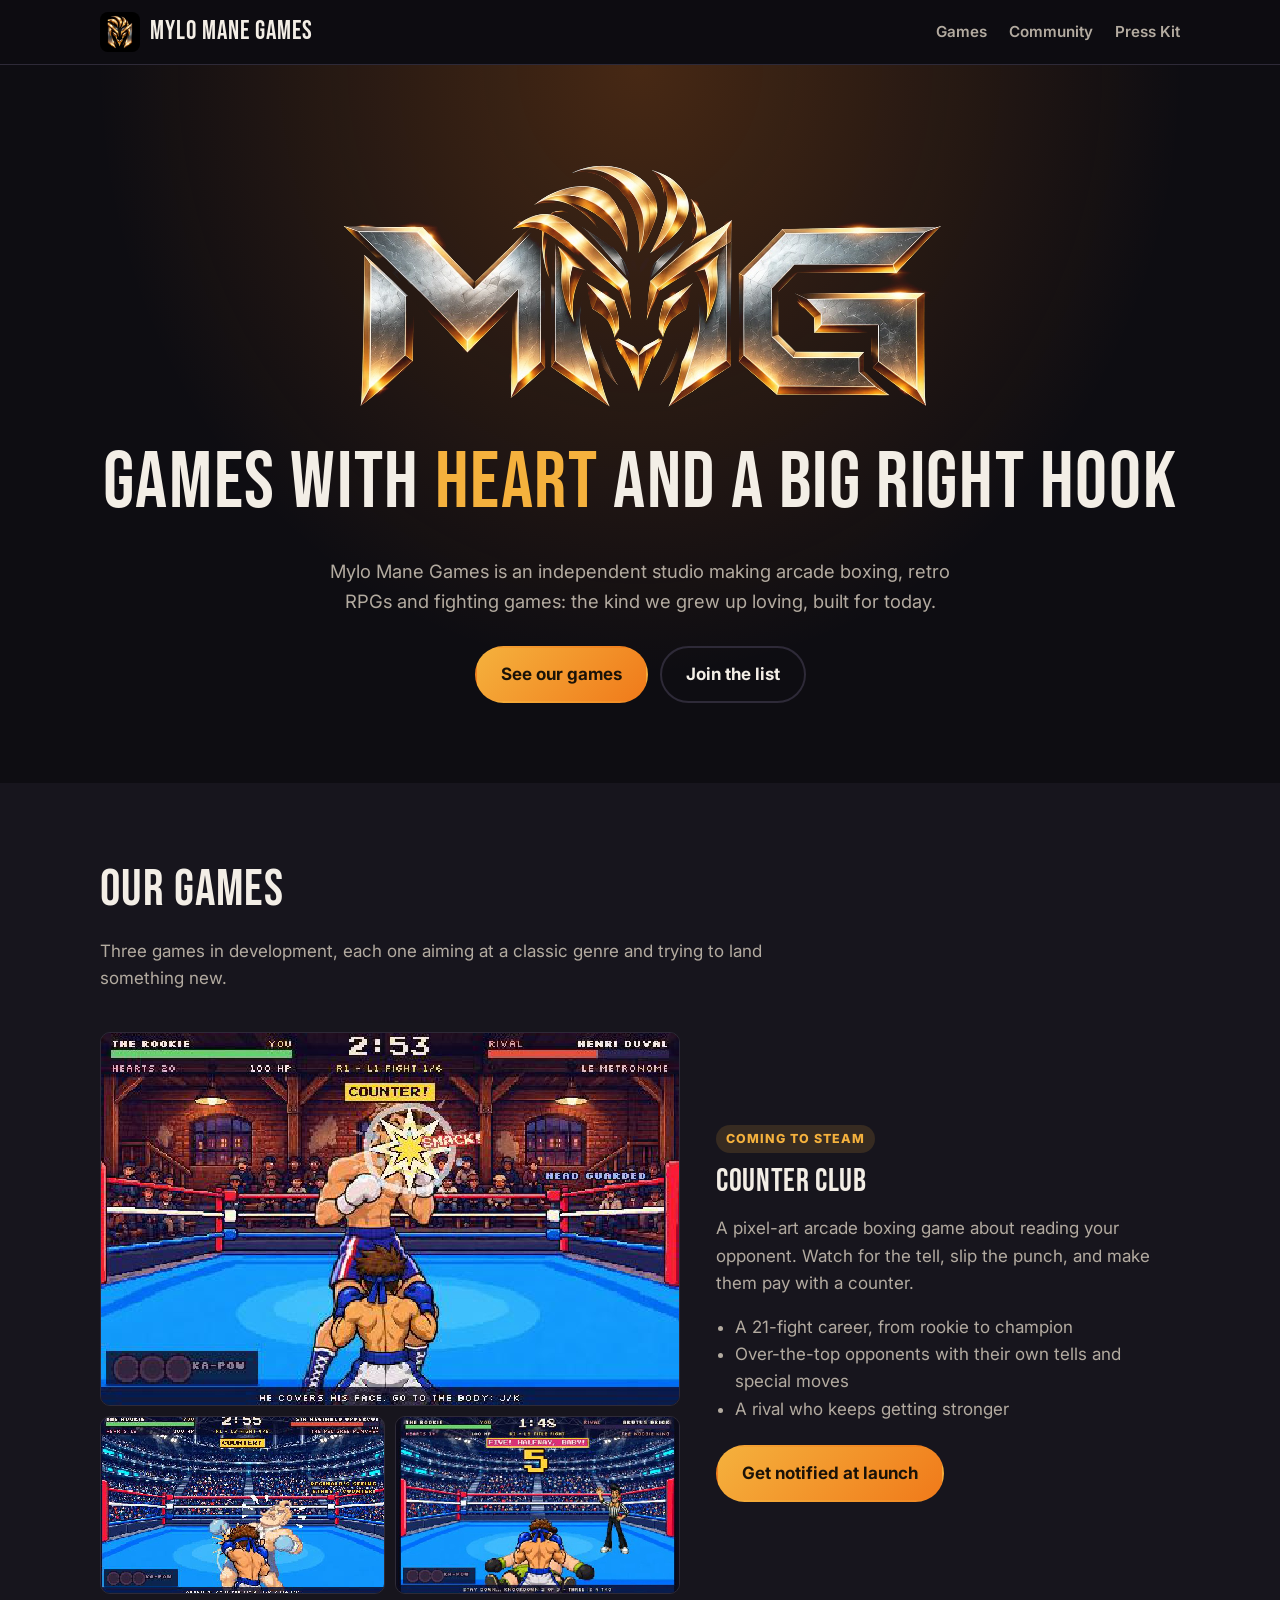
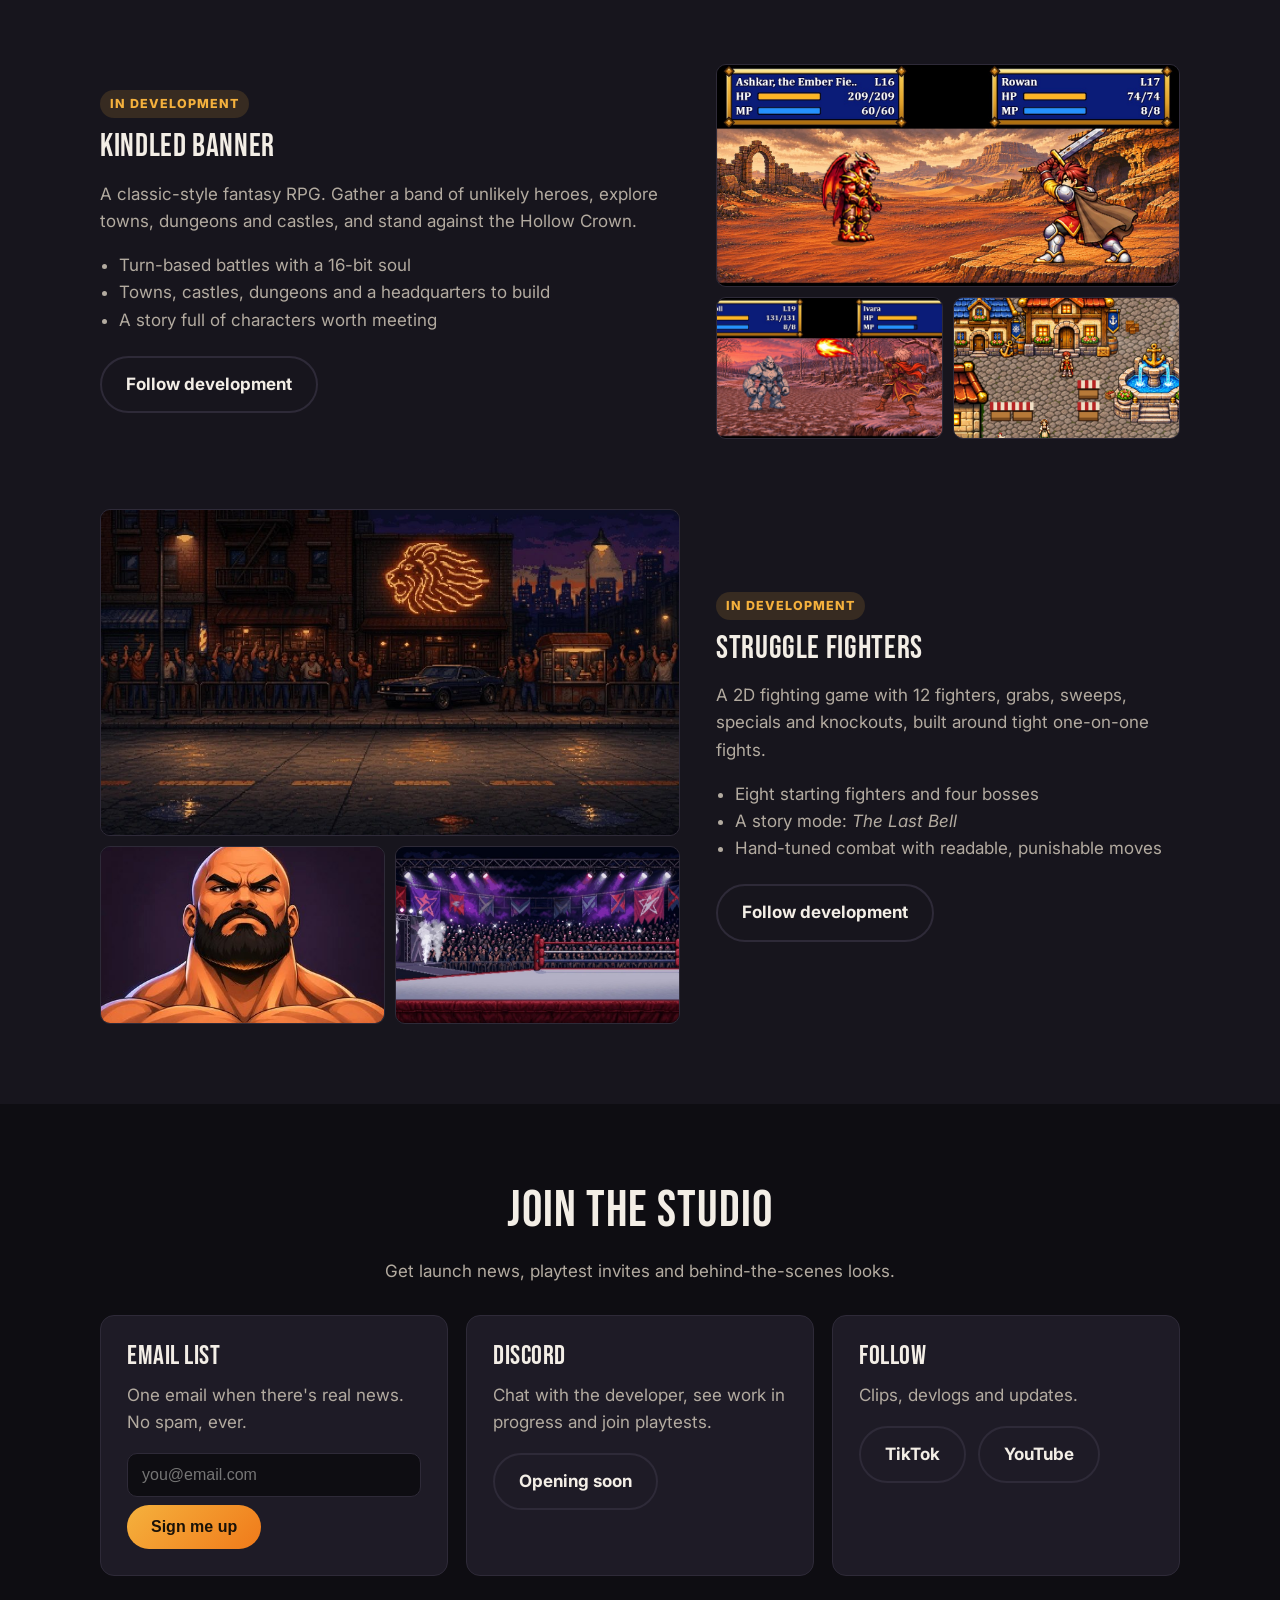
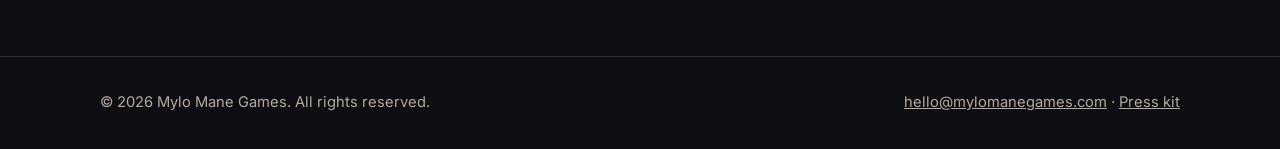
<file: index.html>
<!doctype html>
<html lang="en">
<head>
  <meta charset="utf-8">
  <meta name="viewport" content="width=device-width, initial-scale=1">
  <title>Mylo Mane Games: Indie Game Studio</title>
  <meta name="description" content="Mylo Mane Games is an indie studio making arcade boxing, retro RPGs and fighting games. Counter Club is coming to Steam.">
  <meta property="og:title" content="Mylo Mane Games">
  <meta property="og:description" content="Indie studio making arcade boxing, retro RPGs and fighting games.">
  <meta property="og:image" content="https://mylomanegames.com/img/cc-1.jpg">
  <link rel="icon" href="img/favicon.png">
  <link rel="apple-touch-icon" href="img/apple-touch-icon.png">
  <link rel="preconnect" href="https://fonts.googleapis.com">
  <link href="https://fonts.googleapis.com/css2?family=Bebas+Neue&family=Inter:wght@400;600;700;800&display=swap" rel="stylesheet">
  <link rel="stylesheet" href="styles.css?v=2">
</head>
<body>
  <header class="nav">
    <div class="wrap">
      <a class="brand" href="#top"><img src="img/icon.png" alt="">Mylo Mane Games</a>
      <nav>
        <a href="#games">Games</a>
        <a href="#join" class="opt">Community</a>
        <a href="presskit.html">Press Kit</a>
      </nav>
    </div>
  </header>

  <main id="top">
    <section class="hero">
      <div class="wrap">
        <img class="logo" src="img/logo-wide.jpg" alt="Mylo Mane Games logo">
        <h1>Games with <span>heart</span> and a big right hook</h1>
        <p>Mylo Mane Games is an independent studio making arcade boxing, retro RPGs and fighting games: the kind we grew up loving, built for today.</p>
        <div class="btns">
          <a class="btn primary" href="#games">See our games</a>
          <a class="btn ghost" href="#join">Join the list</a>
        </div>
      </div>
    </section>

    <section id="games" class="alt">
      <div class="wrap">
        <h2>Our games</h2>
        <p class="lead">Three games in development, each one aiming at a classic genre and trying to land something new.</p>

        <article class="game">
          <div class="shots">
            <img class="pixel" src="img/cc-1.jpg" alt="Counter Club: the Rookie lands a counter on Henri Duval">
            <img class="pixel" src="img/cc-2.jpg" alt="Counter Club: landing a counter on Sir Reginald Uppercut">
            <img class="pixel" src="img/cc-3.jpg" alt="Counter Club: a knockdown count in a title fight">
          </div>
          <div>
            <span class="tag">Coming to Steam</span>
            <h3>Counter Club</h3>
            <p>A pixel-art arcade boxing game about reading your opponent. Watch for the tell, slip the punch, and make them pay with a counter.</p>
            <ul>
              <li>A 21-fight career, from rookie to champion</li>
              <li>Over-the-top opponents with their own tells and special moves</li>
              <li>A rival who keeps getting stronger</li>
            </ul>
            <a class="btn primary" href="#join">Get notified at launch</a>
          </div>
        </article>

        <article class="game flip">
          <div class="shots">
            <img src="img/kb-1.jpg" alt="Kindled Banner: Rowan raises his sword against Ashkar, the Ember Fiend">
            <img src="img/kb-2.jpg" alt="Kindled Banner: Ivara hurls a fireball at an Ice Troll">
            <img src="img/kb-3.jpg" alt="Kindled Banner: the harbor town square of Saltmere">
          </div>
          <div>
            <span class="tag">In development</span>
            <h3>Kindled Banner</h3>
            <p>A classic-style fantasy RPG. Gather a band of unlikely heroes, explore towns, dungeons and castles, and stand against the Hollow Crown.</p>
            <ul>
              <li>Turn-based battles with a 16-bit soul</li>
              <li>Towns, castles, dungeons and a headquarters to build</li>
              <li>A story full of characters worth meeting</li>
            </ul>
            <a class="btn ghost" href="#join">Follow development</a>
          </div>
        </article>

        <article class="game">
          <div class="shots">
            <img src="img/sf-1.jpg" alt="Struggle Fighters stage">
            <img src="img/sf-2.jpg" alt="Mylo Mane, Struggle Fighters">
            <img src="img/sf-3.jpg" alt="Struggle Fighters stage">
          </div>
          <div>
            <span class="tag">In development</span>
            <h3>Struggle Fighters</h3>
            <p>A 2D fighting game with 12 fighters, grabs, sweeps, specials and knockouts, built around tight one-on-one fights.</p>
            <ul>
              <li>Eight starting fighters and four bosses</li>
              <li>A story mode: <em>The Last Bell</em></li>
              <li>Hand-tuned combat with readable, punishable moves</li>
            </ul>
            <a class="btn ghost" href="#join">Follow development</a>
          </div>
        </article>
      </div>
    </section>

    <section id="join" class="join">
      <div class="wrap">
        <h2>Join the studio</h2>
        <p class="lead" style="margin:0 auto">Get launch news, playtest invites and behind-the-scenes looks.</p>
        <div class="join-grid">
          <div class="panel">
            <h3>Email list</h3>
            <p>One email when there's real news. No spam, ever.</p>
            <!-- SIGNUP-FORM: replace with the email service form once the account exists -->
            <form class="signup" action="mailto:hello@mylomanegames.com?subject=Add%20me%20to%20the%20list" method="post" enctype="text/plain">
              <input type="email" name="email" placeholder="you@email.com" required aria-label="Email address">
              <button class="btn primary" type="submit">Sign me up</button>
            </form>
          </div>
          <div class="panel">
            <h3>Discord</h3>
            <p>Chat with the developer, see work in progress and join playtests.</p>
            <!-- DISCORD-LINK -->
            <a class="btn ghost" href="#" aria-disabled="true">Opening soon</a>
          </div>
          <div class="panel">
            <h3>Follow</h3>
            <p>Clips, devlogs and updates.</p>
            <div class="btns" style="justify-content:flex-start">
              <a class="btn ghost" href="https://www.tiktok.com/" rel="noopener">TikTok</a>
              <a class="btn ghost" href="https://www.youtube.com/" rel="noopener">YouTube</a>
            </div>
          </div>
        </div>
      </div>
    </section>
  </main>

  <footer>
    <div class="wrap">
      <span>© 2026 Mylo Mane Games. All rights reserved.</span>
      <span><a href="mailto:hello@mylomanegames.com">hello@mylomanegames.com</a> · <a href="presskit.html">Press kit</a></span>
    </div>
  </footer>
</body>
</html>
</file>
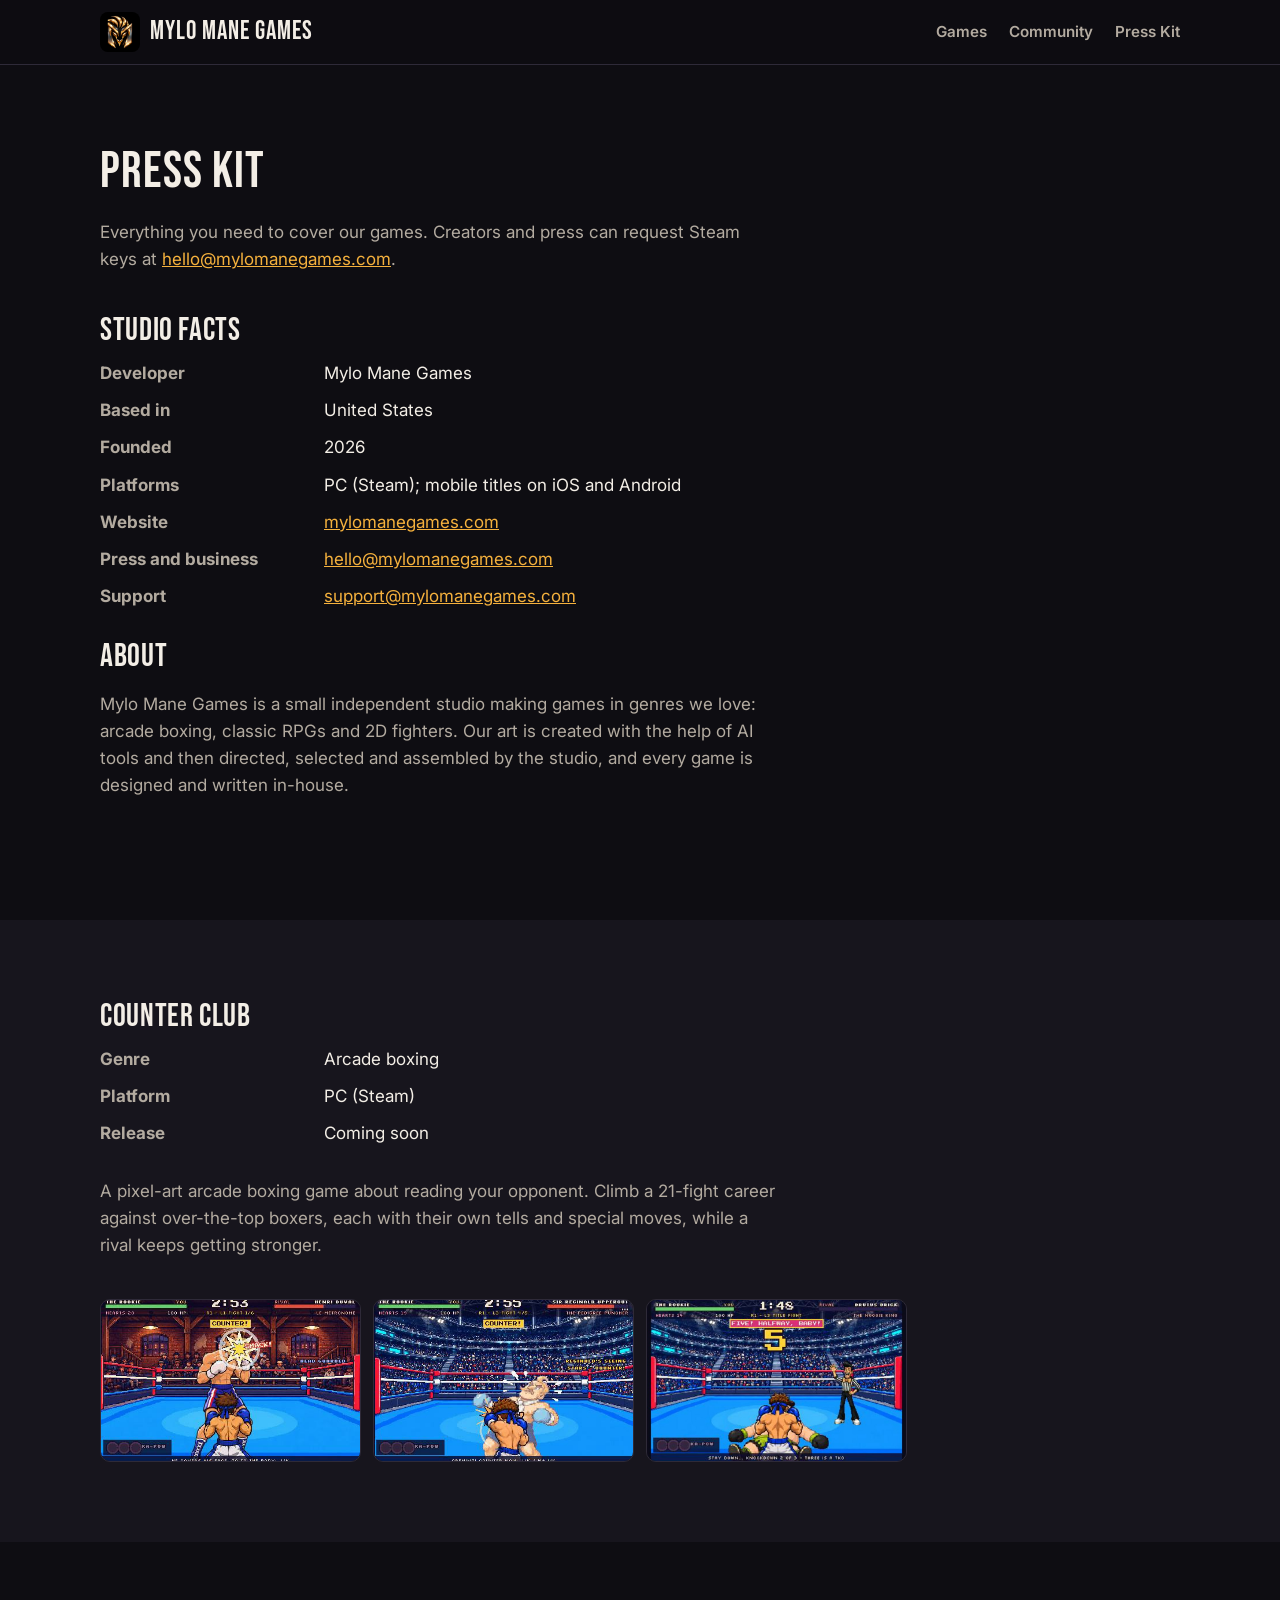
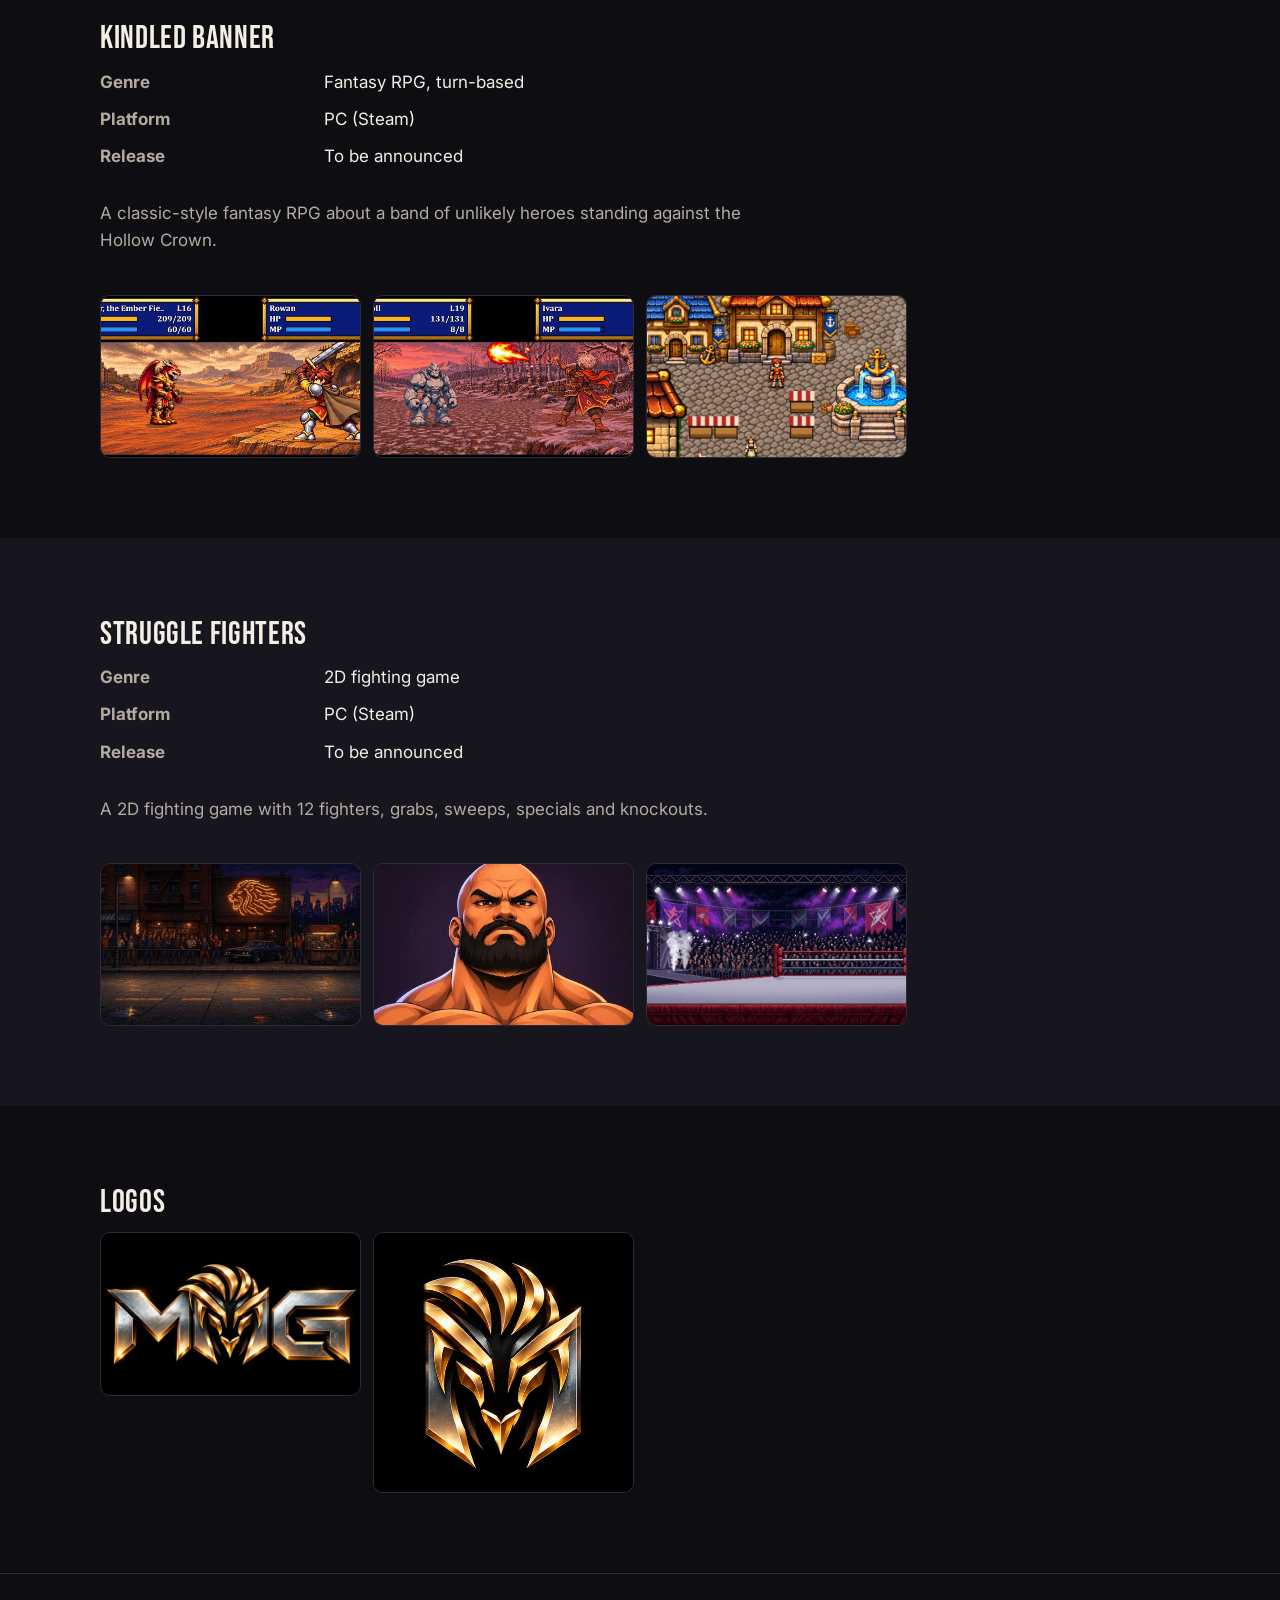
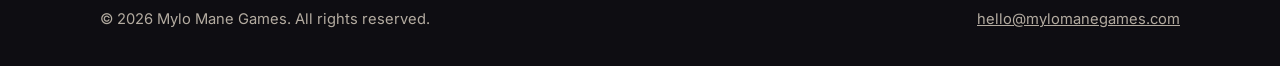
<file: presskit.html>
<!doctype html>
<html lang="en">
<head>
  <meta charset="utf-8">
  <meta name="viewport" content="width=device-width, initial-scale=1">
  <title>Press Kit | Mylo Mane Games</title>
  <meta name="description" content="Press kit for Mylo Mane Games: studio facts, game descriptions, screenshots, logos and contact.">
  <link rel="icon" href="img/favicon.png">
  <link href="https://fonts.googleapis.com/css2?family=Bebas+Neue&family=Inter:wght@400;600;700;800&display=swap" rel="stylesheet">
  <link rel="stylesheet" href="styles.css?v=2">
</head>
<body>
  <header class="nav">
    <div class="wrap">
      <a class="brand" href="index.html"><img src="img/icon.png" alt="">Mylo Mane Games</a>
      <nav>
        <a href="index.html#games">Games</a>
        <a href="index.html#join" class="opt">Community</a>
        <a href="presskit.html">Press Kit</a>
      </nav>
    </div>
  </header>

  <main>
    <section>
      <div class="wrap">
        <h2>Press kit</h2>
        <p class="lead">Everything you need to cover our games. Creators and press can request Steam keys at <a href="mailto:hello@mylomanegames.com?subject=Key%20request">hello@mylomanegames.com</a>.</p>

        <h3>Studio facts</h3>
        <dl class="facts">
          <dt>Developer</dt><dd>Mylo Mane Games</dd>
          <dt>Based in</dt><dd>United States</dd>
          <dt>Founded</dt><dd>2026</dd>
          <dt>Platforms</dt><dd>PC (Steam); mobile titles on iOS and Android</dd>
          <dt>Website</dt><dd><a href="https://mylomanegames.com">mylomanegames.com</a></dd>
          <dt>Press and business</dt><dd><a href="mailto:hello@mylomanegames.com">hello@mylomanegames.com</a></dd>
          <dt>Support</dt><dd><a href="mailto:support@mylomanegames.com">support@mylomanegames.com</a></dd>
        </dl>

        <h3>About</h3>
        <p class="lead">Mylo Mane Games is a small independent studio making games in genres we love: arcade boxing, classic RPGs and 2D fighters. Our art is created with the help of AI tools and then directed, selected and assembled by the studio, and every game is designed and written in-house.</p>
      </div>
    </section>

    <section class="alt">
      <div class="wrap">
        <h3>Counter Club</h3>
        <dl class="facts">
          <dt>Genre</dt><dd>Arcade boxing</dd>
          <dt>Platform</dt><dd>PC (Steam)</dd>
          <dt>Release</dt><dd>Coming soon</dd>
        </dl>
        <p class="lead">A pixel-art arcade boxing game about reading your opponent. Climb a 21-fight career against over-the-top boxers, each with their own tells and special moves, while a rival keeps getting stronger.</p>
        <div class="gallery">
          <a href="img/cc-1.jpg"><img class="pixel" src="img/cc-1.jpg" alt="Counter Club screenshot"></a>
          <a href="img/cc-2.jpg"><img class="pixel" src="img/cc-2.jpg" alt="Counter Club screenshot"></a>
          <a href="img/cc-3.jpg"><img class="pixel" src="img/cc-3.jpg" alt="Counter Club screenshot"></a>
        </div>
      </div>
    </section>

    <section>
      <div class="wrap">
        <h3>Kindled Banner</h3>
        <dl class="facts">
          <dt>Genre</dt><dd>Fantasy RPG, turn-based</dd>
          <dt>Platform</dt><dd>PC (Steam)</dd>
          <dt>Release</dt><dd>To be announced</dd>
        </dl>
        <p class="lead">A classic-style fantasy RPG about a band of unlikely heroes standing against the Hollow Crown.</p>
        <div class="gallery">
          <a href="img/kb-1.jpg"><img src="img/kb-1.jpg" alt="Kindled Banner screenshot"></a>
          <a href="img/kb-2.jpg"><img src="img/kb-2.jpg" alt="Kindled Banner screenshot"></a>
          <a href="img/kb-3.jpg"><img src="img/kb-3.jpg" alt="Kindled Banner screenshot"></a>
        </div>
      </div>
    </section>

    <section class="alt">
      <div class="wrap">
        <h3>Struggle Fighters</h3>
        <dl class="facts">
          <dt>Genre</dt><dd>2D fighting game</dd>
          <dt>Platform</dt><dd>PC (Steam)</dd>
          <dt>Release</dt><dd>To be announced</dd>
        </dl>
        <p class="lead">A 2D fighting game with 12 fighters, grabs, sweeps, specials and knockouts.</p>
        <div class="gallery">
          <a href="img/sf-1.jpg"><img src="img/sf-1.jpg" alt="Struggle Fighters screenshot"></a>
          <a href="img/sf-2.jpg"><img src="img/sf-2.jpg" alt="Struggle Fighters screenshot"></a>
          <a href="img/sf-3.jpg"><img src="img/sf-3.jpg" alt="Struggle Fighters screenshot"></a>
        </div>
      </div>
    </section>

    <section>
      <div class="wrap">
        <h3>Logos</h3>
        <div class="gallery">
          <a href="img/logo-wide.jpg" download><img src="img/logo-wide.jpg" alt="Mylo Mane Games logo, wide" style="object-fit:contain;background:#000"></a>
          <a href="img/icon.png" download><img src="img/icon.png" alt="Mylo Mane Games icon" style="aspect-ratio:1;object-fit:contain;background:#000"></a>
        </div>
      </div>
    </section>
  </main>

  <footer>
    <div class="wrap">
      <span>© 2026 Mylo Mane Games. All rights reserved.</span>
      <span><a href="mailto:hello@mylomanegames.com">hello@mylomanegames.com</a></span>
    </div>
  </footer>
</body>
</html>
</file>
<file: styles.css>
:root {
  --bg: #0e0d12;
  --bg2: #17151d;
  --card: #1e1b26;
  --line: #2e2a38;
  --text: #f3eee6;
  --muted: #b3aba0;
  --gold: #f5b13d;
  --orange: #f07a1a;
  --radius: 14px;
}
* { box-sizing: border-box; }
html { scroll-behavior: smooth; }
body {
  margin: 0; background: var(--bg); color: var(--text);
  font-family: "Inter", system-ui, -apple-system, Segoe UI, Roboto, sans-serif;
  line-height: 1.6; font-size: 17px;
}
img { max-width: 100%; display: block; }
a { color: var(--gold); }
h1, h2, h3 { font-family: "Bebas Neue", "Inter", sans-serif; letter-spacing: .02em; line-height: 1.05; margin: 0 0 .4em; font-weight: 400; }
h2 { font-size: clamp(2.2rem, 5vw, 3.2rem); }
h3 { font-size: 2rem; }
.wrap { max-width: 1120px; margin: 0 auto; padding: 0 20px; }

/* nav */
.nav { position: sticky; top: 0; z-index: 10; background: rgba(14,13,18,.88); backdrop-filter: blur(10px); border-bottom: 1px solid var(--line); }
.nav .wrap { display: flex; align-items: center; justify-content: space-between; height: 64px; gap: 16px; }
.brand { display: flex; align-items: center; gap: 10px; text-decoration: none; color: var(--text); font-family: "Bebas Neue", sans-serif; font-size: 1.6rem; letter-spacing: .04em; }
.brand img { width: 40px; height: 40px; border-radius: 8px; object-fit: cover; }
.nav nav { display: flex; gap: 22px; }
.nav nav a { color: var(--muted); text-decoration: none; font-weight: 600; font-size: .95rem; }
.nav nav a:hover { color: var(--text); }
@media (max-width: 640px) { .nav nav a.opt { display: none; } .nav nav { gap: 14px; } }

/* hero */
.hero { position: relative; overflow: hidden; padding: 90px 0 80px; text-align: center;
  background: radial-gradient(ellipse at 50% 0%, rgba(240,122,26,.25), transparent 60%), var(--bg); }
.hero .logo { width: min(620px, 92vw); margin: 0 auto 26px; mix-blend-mode: lighten; }
.hero h1 { font-size: clamp(2.8rem, 8vw, 5rem); }
.hero h1 span { color: var(--gold); }
.hero p { color: var(--muted); max-width: 620px; margin: 0 auto 30px; font-size: 1.15rem; }
.btns { display: flex; gap: 12px; justify-content: center; flex-wrap: wrap; }
.btn { display: inline-block; padding: 13px 24px; border-radius: 999px; font-weight: 700; text-decoration: none; border: 2px solid transparent; }
.btn.primary { background: linear-gradient(135deg, var(--gold), var(--orange)); color: #1a1208; }
.btn.ghost { border-color: var(--line); color: var(--text); }
.btn.ghost:hover { border-color: var(--gold); }

/* sections */
section { padding: 80px 0; }
.alt { background: var(--bg2); }
.lead { color: var(--muted); max-width: 680px; margin-bottom: 40px; }

/* game cards */
.game { display: grid; grid-template-columns: 1.25fr 1fr; gap: 36px; align-items: center; margin-bottom: 70px; }
.game:last-child { margin-bottom: 0; }
.game.flip .shots { order: 2; }
@media (max-width: 860px) { .game { grid-template-columns: 1fr; } .game.flip .shots { order: 0; } }
.shots { display: grid; grid-template-columns: 1fr 1fr; gap: 10px; }
.shots img { border-radius: 10px; border: 1px solid var(--line); width: 100%; aspect-ratio: 16/10; object-fit: cover; }
.shots img:first-child { grid-column: span 2; aspect-ratio: auto; }
.shots img.pixel { image-rendering: pixelated; }
.tag { display: inline-block; font-size: .78rem; font-weight: 800; text-transform: uppercase; letter-spacing: .08em; padding: 4px 10px; border-radius: 999px; background: rgba(245,177,61,.14); color: var(--gold); margin-bottom: 12px; }
.game p { color: var(--muted); }
.game ul { color: var(--muted); padding-left: 1.1em; margin: 0 0 22px; }

/* join */
.join { text-align: center; }
.join-grid { display: grid; grid-template-columns: repeat(auto-fit, minmax(260px, 1fr)); gap: 18px; margin-top: 30px; text-align: left; }
.panel { background: var(--card); border: 1px solid var(--line); border-radius: var(--radius); padding: 26px; }
.panel h3 { font-size: 1.7rem; }
.panel p { color: var(--muted); margin-top: 0; }
form.signup { display: flex; gap: 8px; flex-wrap: wrap; }
form.signup input { flex: 1 1 180px; padding: 12px 14px; border-radius: 10px; border: 1px solid var(--line); background: var(--bg); color: var(--text); font-size: 1rem; }
form.signup button { border: 0; cursor: pointer; font-size: 1rem; }

footer { border-top: 1px solid var(--line); padding: 34px 0; color: var(--muted); font-size: .92rem; }
footer .wrap { display: flex; justify-content: space-between; flex-wrap: wrap; gap: 14px; }
footer a { color: var(--muted); }

/* press kit */
.facts { display: grid; grid-template-columns: 200px 1fr; gap: 10px 24px; margin: 0 0 30px; }
.facts dt { color: var(--muted); font-weight: 700; }
.facts dd { margin: 0; }
@media (max-width: 600px) { .facts { grid-template-columns: 1fr; } .facts dd { margin-bottom: 10px; } }
.gallery { display: grid; grid-template-columns: repeat(auto-fill, minmax(240px, 1fr)); gap: 12px; }
.gallery a img { border-radius: 10px; border: 1px solid var(--line); aspect-ratio: 16/10; object-fit: cover; width: 100%; }
</file>
